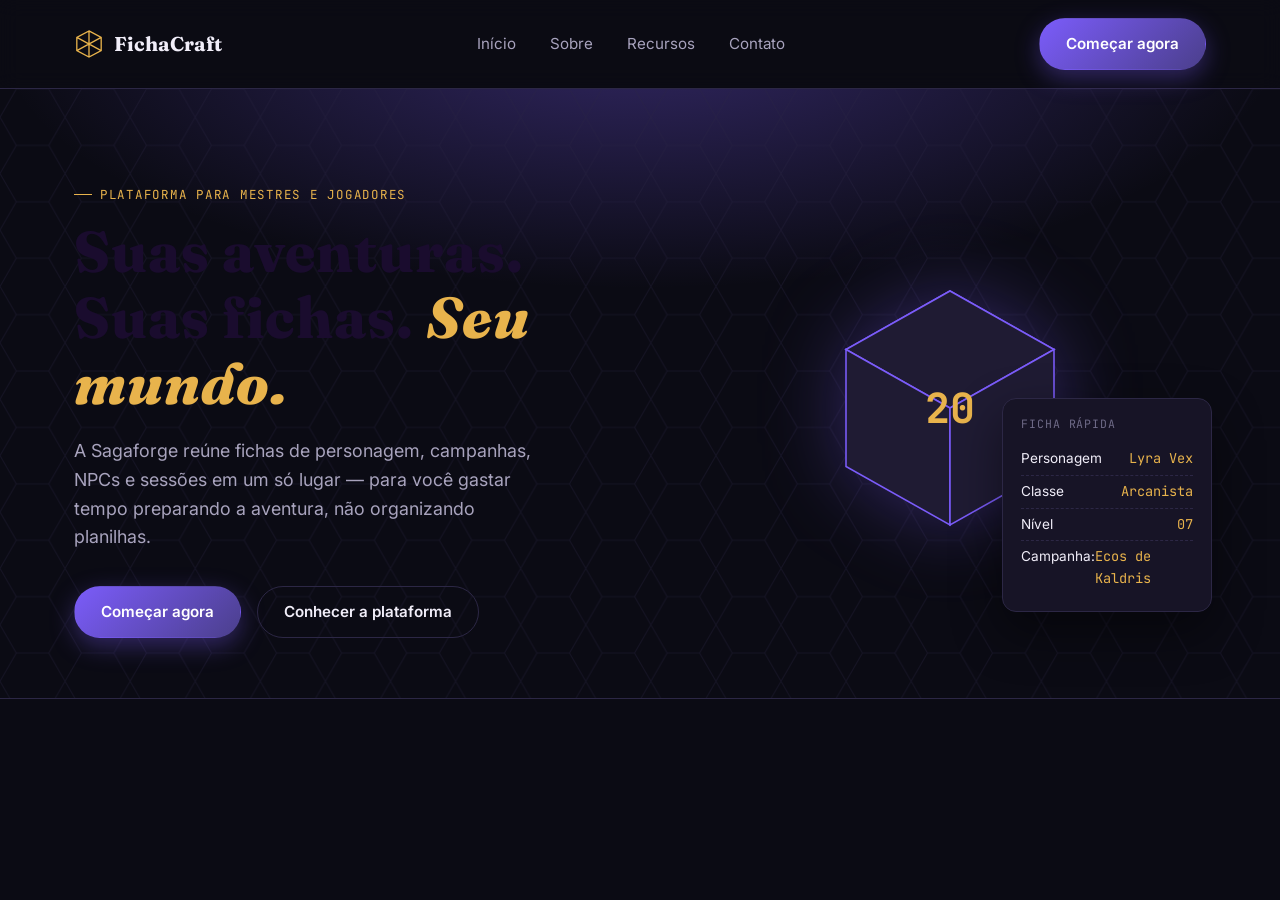
<file: index.html>
<!DOCTYPE html>
<html lang="pt-BR">
<head>
<meta charset="UTF-8">
<meta name="viewport" content="width=device-width, initial-scale=1.0">
<title>FichaCraft — Forje sua saga. Jogue sua história.</title>
<meta name="description" content="Sagaforge é a plataforma que reúne fichas de personagem, campanhas, NPCs e sessões de RPG em um só lugar.">
<link rel="preconnect" href="https://fonts.googleapis.com">
<link rel="preconnect" href="https://fonts.gstatic.com" crossorigin>
<link href="https://fonts.googleapis.com/css2?family=Fraunces:ital,opsz,wght@0,9..144,400;0,9..144,500;0,9..144,600;0,9..144,700;1,9..144,500&family=Inter:wght@400;500;600;700&family=JetBrains+Mono:wght@400;500;600&display=swap" rel="stylesheet">
<link rel="stylesheet" href="style.css">
</head>
<body>
    <header class="site-header">
  <nav class="nav">
    <a href="#inicio" class="logo">
      <svg class="mark" viewBox="0 0 32 32"><path d="M16 2 L29 9 V23 L16 30 L3 23 V9 Z M16 2 V30 M3 9 L29 23 M29 9 L3 23"/></svg>
      FichaCraft
    </a>
 
    <ul class="nav-links" id="navLinks">
      <li><a href="#inicio">Início</a></li>
      <li><a href="#sobre">Sobre</a></li>
      <li><a href="#recursos">Recursos</a></li>
      <li><a href="#contato">Contato</a></li>
    </ul>
 
    <div class="nav-actions">
      <a href="#inicio" class="btn btn-primary nav-cta">Começar agora</a>
      <button class="nav-toggle" id="navToggle" aria-label="Abrir menu" aria-expanded="false" aria-controls="navLinks">
        <span></span><span></span><span></span>
      </button>
    </div>
  </nav>
</header>
 
 <section class="hero" id="inicio">
    <svg class="hex-field" viewBox="0 0 1180 620" preserveAspectRatio="xMidYMid slice" aria-hidden="true">
      <defs>
        <pattern id="hexes" width="60" height="52" patternUnits="userSpaceOnUse">
          <path d="M15 0 L45 0 L60 26 L45 52 L15 52 L0 26 Z" fill="none" stroke="#2C2745" stroke-width="1"/>
        </pattern>
      </defs>
      <rect width="1180" height="620" fill="url(#hexes)"/>
    </svg>
 
    <div class="container hero-inner">
      <div>
        <span class="eyebrow">Plataforma para Mestres e jogadores</span>
        <h1>Suas aventuras. Suas fichas. <em>Seu mundo.</em></h1>
        <p class="lead">A Sagaforge reúne fichas de personagem, campanhas, NPCs e sessões em um só lugar — para você gastar tempo preparando a aventura, não organizando planilhas.</p>
        <div class="hero-actions">
          <a href="#contato" class="btn btn-primary">Começar agora</a>
          <a href="#recursos" class="btn btn-ghost">Conhecer a plataforma</a>
        </div>
      </div>
 
      <div class="hero-visual">
        <div class="die-wrap">
          <svg viewBox="0 0 200 200">
            <path class="face-highlight" d="M100 10 L180 55 L100 100 L20 55 Z"/>
            <path d="M100 10 L180 55 L100 100 L20 55 Z"/>
            <path d="M20 55 L100 100 L100 190 L20 145 Z"/>
            <path d="M180 55 L100 100 L100 190 L180 145 Z"/>
          </svg>
          <span class="die-number">20</span>
        </div>
 
        <div class="sheet-card">
          <div class="sc-title">Ficha rápida</div>
          <div class="sheet-row"><span>Personagem</span><span>Lyra Vex</span></div>
          <div class="sheet-row"><span>Classe</span><span>Arcanista</span></div>
          <div class="sheet-row"><span>Nível</span><span>07</span></div>
          <div class="sheet-row"><span>Campanha: </span><span><span>Ecos de Kaldris</span></div>
        </div>
      </div>
    </div>
  </section>
<main>
 
 
</main>
</body>
<footer></footer>




</html>
</file>
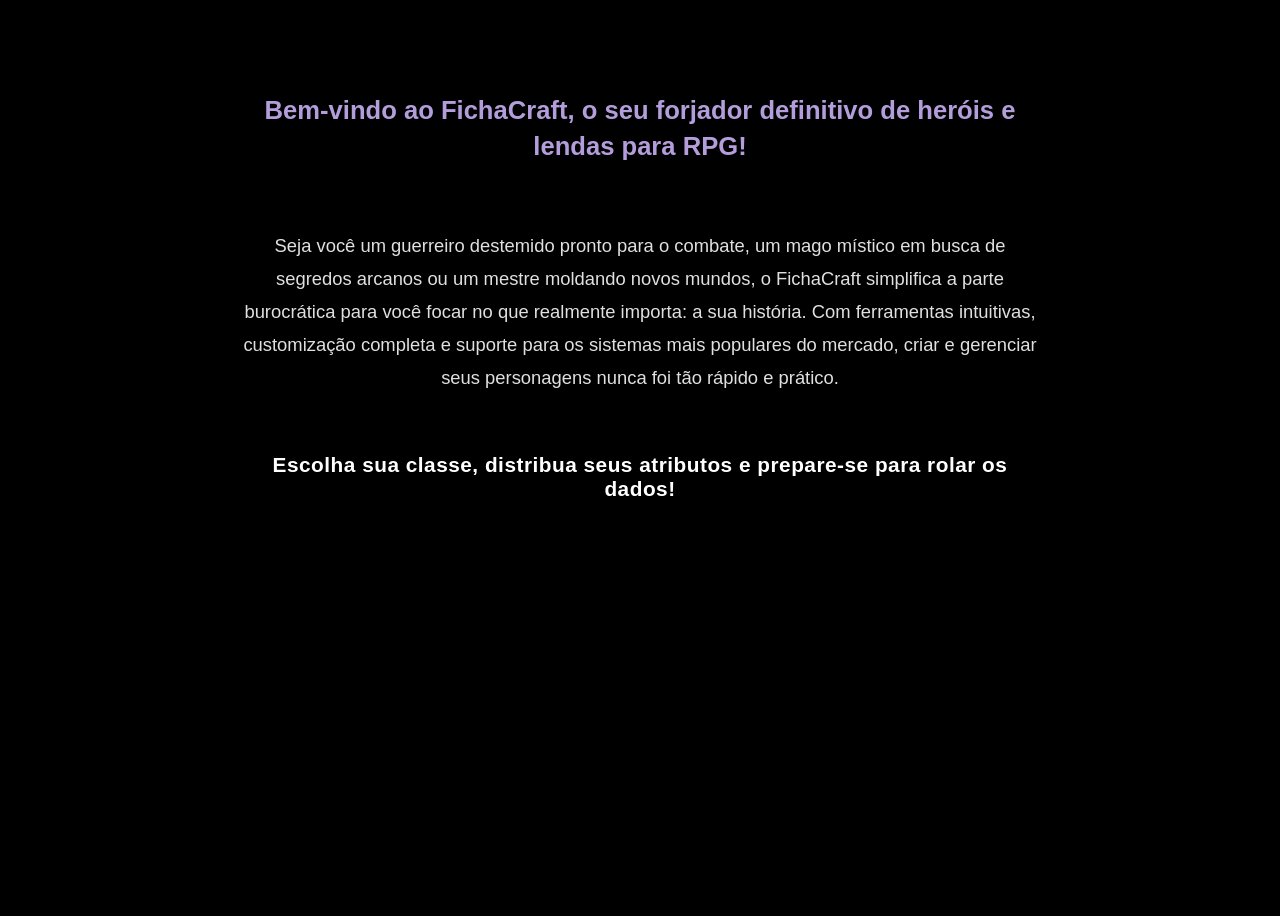
<file: sobre.html>
<!DOCTYPE html>
<html lang="en">
<head>
    <meta charset="UTF-8">
    <meta name="viewport" content="width=device-width, initial-scale=1.0">
    <meta http-equiv="X-UA-Compatible" content="ie=edge">
    <title>Web Page Title</title>
    <link rel="stylesheet" href="style-sob.css">
</head>
<body>
    <section class="sobre-content">
        <h2 class="sobre-title">
            Bem-vindo ao FichaCraft, o seu forjador definitivo de heróis e lendas para RPG!
        </h2>
        
        <p class="sobre-text">
            Seja você um guerreiro destemido pronto para o combate, um mago místico em busca de segredos arcanos ou um mestre moldando novos mundos, o FichaCraft simplifica a parte burocrática para você focar no que realmente importa: a sua história. Com ferramentas intuitivas, customização completa e suporte para os sistemas mais populares do mercado, criar e gerenciar seus personagens nunca foi tão rápido e prático.
        </p>
        
        <p class="impact-text">
            Escolha sua classe, distribua seus atributos e prepare-se para rolar os dados!
        </p>        
    </section>
</body>
</html>
</file>
<file: style.css>
*{
    margin: 0;
    padding: 0;
   
}

  :root{
    --bg: #0B0B14;
    --bg-alt: #100E1C;
    --surface: #171426;
    --surface-2: #1F1B33;
    --border: #2C2745;
    --primary: #7B5CFA;
    --primary-dark: #4B3F8C;
    --primary-glow: rgba(123, 92, 250, 0.35);
    --gold: #E8B34C;
    --gold-soft: rgba(232, 179, 76, 0.14);
    --text: #F1EEF9;
    --text-muted: #A8A3BD;
    --text-dim: #6E6A87;
 
    --font-display: 'Fraunces', serif;
    --font-body: 'Inter', sans-serif;
    --font-mono: 'JetBrains Mono', monospace;
 
    --max-w: 1180px;
    --radius: 14px;
    --radius-sm: 8px;
  }
 
  *{ box-sizing: border-box; margin: 0; padding: 0; }
 
  html{ scroll-behavior: smooth; }
 
  @media (prefers-reduced-motion: reduce){
    html{ scroll-behavior: auto; }
    *{ animation-duration: 0.001ms !important; animation-iteration-count: 1 !important; transition-duration: 0.001ms !important; }
  }
 
  body{
    background: var(--bg);
    color: var(--text);
    font-family: var(--font-body);
    line-height: 1.6;
    -webkit-font-smoothing: antialiased;
  }
 
  img, svg{ display:block; max-width: 100%; }
 
  a{ color: inherit; text-decoration: none; }
 
  ul{ list-style: none; }
 
  h1, h2, h3{ font-family: var(--font-display); font-weight: 600; line-height: 1.15; }
 
  .container{
    max-width: var(--max-w);
    margin: 0 auto;
    padding: 0 24px;
  }
 
  .eyebrow{
    font-family: var(--font-mono);
    font-size: 0.78rem;
    letter-spacing: 0.14em;
    text-transform: uppercase;
    color: var(--gold);
    display: inline-flex;
    align-items: center;
    gap: 8px;
    margin-bottom: 14px;
  }
  .eyebrow::before{
    content: "";
    width: 18px; height: 1px;
    background: var(--gold);
    display: inline-block;
  }
 
  section{ padding: 96px 0; position: relative; }
 
  .section-head{
    max-width: 620px;
    margin-bottom: 56px;
  }
  .section-head h2{ font-size: clamp(1.8rem, 3.2vw, 2.6rem); margin-bottom: 14px; }
  .section-head p{ color: var(--text-muted); font-size: 1.05rem; }
 
  :focus-visible{
    outline: 2px solid var(--gold);
    outline-offset: 3px;
    border-radius: 4px;
  }
 
  
  .btn{
    display: inline-flex;
    align-items: center;
    justify-content: center;
    gap: 8px;
    padding: 13px 26px;
    border-radius: 999px;
    font-weight: 600;
    font-size: 0.95rem;
    border: 1px solid transparent;
    cursor: pointer;
    transition: transform 0.15s ease, box-shadow 0.15s ease, background 0.15s ease, border-color 0.15s ease;
  }
  .btn:hover{ transform: translateY(-2px); }
 
  .btn-primary{
    background: linear-gradient(135deg, var(--primary), var(--primary-dark));
    color: #fff;
    box-shadow: 0 8px 24px var(--primary-glow);
  }
  .btn-primary:hover{ box-shadow: 0 10px 30px var(--primary-glow); }
 
  .btn-ghost{
    background: transparent;
    border-color: var(--border);
    color: var(--text);
  }
  .btn-ghost:hover{ border-color: var(--primary); background: rgba(123,92,250,0.08); }
 
  .btn-gold{
    background: var(--gold);
    color: #1a1406;
  }
  .btn-gold:hover{ box-shadow: 0 10px 26px rgba(232,179,76,0.35); }
 
  
  header.site-header{
    position: sticky;
    top: 0;
    z-index: 100;
    background: rgba(11, 11, 20, 0.82);
    backdrop-filter: blur(10px);
    border-bottom: 1px solid var(--border);
  }
  .nav{
    display: flex;
    align-items: center;
    justify-content: space-between;
    padding: 18px 24px;
    max-width: var(--max-w);
    margin: 0 auto;
  }
  .logo{
    display: flex;
    align-items: center;
    gap: 10px;
    font-family: var(--font-display);
    font-weight: 700;
    font-size: 1.25rem;
    color: var(--text);
  }
  .logo .mark{ width: 30px; height: 30px; }
  .logo .mark path{ fill: none; stroke: var(--gold); stroke-width: 1.4; }
 
  .nav-links{
    display: flex;
    align-items: center;
    gap: 34px;
  }
  .nav-links a{
    font-size: 0.95rem;
    color: var(--text-muted);
    transition: color 0.15s ease;
    position: relative;
  }
  .nav-links a:hover{ color: var(--text); }
 
  .nav-actions{ display: flex; align-items: center; gap: 18px; }
 
  .nav-toggle{
    display: none;
    background: none;
    border: 1px solid var(--border);
    border-radius: var(--radius-sm);
    width: 42px; height: 38px;
    cursor: pointer;
    flex-direction: column;
    align-items: center;
    justify-content: center;
    gap: 5px;
  }
  .nav-toggle span{ width: 18px; height: 2px; background: var(--text); display:block; }
 
  @media (max-width: 860px){
    .nav-links{
      position: absolute;
      top: 100%; left: 0; right: 0;
      flex-direction: column;
      align-items: flex-start;
      background: var(--bg-alt);
      border-bottom: 1px solid var(--border);
      padding: 20px 24px 28px;
      gap: 18px;
      display: none;
    }
    .nav-links.open{ display: flex; }
    .nav-toggle{ display: flex; }
    .nav-cta{ display: none; }
    .nav-links.open .nav-cta-mobile{ display: inline-flex; margin-top: 6px; }
  }
 
  
  .hero{
    padding: 88px 0 60px;
    position: relative;
    overflow: hidden;
  }
  .hero::before{
    content: "";
    position: absolute;
    inset: -10% -10% auto -10%;
    height: 620px;
    background: radial-gradient(60% 60% at 50% 0%, var(--primary-glow), transparent 70%);
    z-index: 0;
    pointer-events: none;
  }
  .hex-field{
    position: absolute;
    inset: 0;
    opacity: 0.35;
    z-index: 0;
    pointer-events: none;
  }
  .hero-inner{
    position: relative;
    z-index: 1;
    display: grid;
    grid-template-columns: 1.05fr 0.95fr;
    gap: 56px;
    align-items: center;
  }
  .hero h1{
    font-size: clamp(2.4rem, 5vw, 3.6rem);
    margin-bottom: 20px;
  }
  .hero h1 em{
    font-style: italic;
    color: var(--gold);
  }
  .hero p.lead{
    font-size: 1.12rem;
    color: var(--text-muted);
    max-width: 480px;
    margin-bottom: 34px;
  }
  .hero-actions{ display: flex; gap: 16px; flex-wrap: wrap; }
 
  .hero-visual{
    position: relative;
    display: flex;
    align-items: center;
    justify-content: center;
    min-height: 420px;
  }
  .die-wrap{
    position: relative;
    width: 260px; height: 260px;
    animation: spin-slow 18s linear infinite;
  }
  @keyframes spin-slow{
    from{ transform: rotate(0deg); }
    to{ transform: rotate(360deg); }
  }
  .die-wrap svg{ width: 100%; height: 100%; filter: drop-shadow(0 0 40px var(--primary-glow)); }
  .die-wrap path{ fill: var(--surface-2); stroke: var(--primary); stroke-width: 1.2; }
  .die-wrap path.face-highlight{ fill: rgba(123,92,250,0.25); }
  .die-number{
    position: absolute;
    top: 50%; left: 50%;
    transform: translate(-50%, -50%);
    font-family: var(--font-mono);
    font-size: 2.6rem;
    font-weight: 700;
    color: var(--gold);
  }
 
  .sheet-card{
    position: absolute;
    bottom: 6px; right: -6px;
    width: 210px;
    background: var(--surface);
    border: 1px solid var(--border);
    border-radius: var(--radius);
    padding: 16px 18px;
    box-shadow: 0 20px 50px rgba(0,0,0,0.45);
  }
  .sheet-card .sc-title{ font-family: var(--font-mono); font-size: 0.72rem; color: var(--text-dim); letter-spacing: 0.08em; text-transform: uppercase; margin-bottom: 10px; }
  .sheet-row{ display: flex; justify-content: space-between; font-size: 0.85rem; padding: 5px 0; border-bottom: 1px dashed var(--border); }
  .sheet-row:last-child{ border-bottom: none; }
  .sheet-row span:last-child{ font-family: var(--font-mono); color: var(--gold); }
 
  @media (max-width: 900px){
    .hero-inner{ grid-template-columns: 1fr; }
    .hero-visual{ min-height: 320px; }
    .sheet-card{ display: none; }
  }
 
  
  .sobre{ background: var(--bg-alt); border-top: 1px solid var(--border); border-bottom: 1px solid var(--border); }
  .sobre-grid{
    display: grid;
    grid-template-columns: 1fr 1fr;
    gap: 64px;
    align-items: start;
  }
  .sobre-text p{ color: var(--text-muted); margin-bottom: 16px; font-size: 1.02rem; }
  .sobre-quote{
    margin-top: 22px;
    padding: 18px 20px;
    border-left: 3px solid var(--gold);
    background: var(--gold-soft);
    border-radius: 0 var(--radius-sm) var(--radius-sm) 0;
    font-family: var(--font-display);
    font-style: italic;
    font-size: 1.05rem;
    color: var(--text);
  }
  .mvv{ display: flex; flex-direction: column; gap: 18px; }
  .mvv-card{
    background: var(--surface);
    border: 1px solid var(--border);
    border-radius: var(--radius);
    padding: 22px 24px;
  }
  .mvv-card h3{ font-size: 1.05rem; color: var(--gold); margin-bottom: 8px; font-family: var(--font-mono); text-transform: uppercase; letter-spacing: 0.05em; font-weight: 600;}
  .mvv-card p{ color: var(--text-muted); font-size: 0.95rem; }
 
  @media (max-width: 860px){
    .sobre-grid{ grid-template-columns: 1fr; gap: 40px; }
  }
 

  .cards-grid{
    display: grid;
    grid-template-columns: repeat(3, 1fr);
    gap: 22px;
  }
  .feature-card{
    background: var(--surface);
    border: 1px solid var(--border);
    border-radius: var(--radius);
    padding: 28px 26px;
    transition: border-color 0.2s ease, transform 0.2s ease;
  }
  .feature-card:hover{ border-color: var(--primary); transform: translateY(-4px); }
  .feature-icon{
    width: 44px; height: 44px;
    border-radius: 10px;
    background: var(--gold-soft);
    display: flex; align-items: center; justify-content: center;
    margin-bottom: 18px;
  }
  .feature-icon svg{ width: 22px; height: 22px; stroke: var(--gold); fill: none; stroke-width: 1.6; }
  .feature-card h3{ font-size: 1.12rem; margin-bottom: 8px; }
  .feature-card p{ color: var(--text-muted); font-size: 0.94rem; }
 
  @media (max-width: 900px){ .cards-grid{ grid-template-columns: 1fr 1fr; } }
  @media (max-width: 600px){ .cards-grid{ grid-template-columns: 1fr; } }
 

  .como-funciona{ background: var(--bg-alt); border-top: 1px solid var(--border); border-bottom: 1px solid var(--border); }
  .steps{
    display: grid;
    grid-template-columns: repeat(4, 1fr);
    gap: 0;
    counter-reset: step;
    position: relative;
  }
  .step{
    padding: 0 20px;
    position: relative;
  }
  .step:not(:last-child)::after{
    content: "";
    position: absolute;
    top: 20px; right: -0px;
    width: 100%;
    height: 1px;
    background: linear-gradient(90deg, var(--border), transparent);
    display: none;
  }
  @media (min-width: 861px){
    .step:not(:last-child)::after{ display: block; }
  }
  .step-num{
    font-family: var(--font-mono);
    font-size: 0.85rem;
    color: var(--gold);
    border: 1px solid var(--border);
    width: 40px; height: 40px;
    border-radius: 50%;
    display: flex; align-items: center; justify-content: center;
    margin-bottom: 18px;
    background: var(--surface);
    position: relative;
    z-index: 1;
  }
  .step h3{ font-size: 1.05rem; margin-bottom: 8px; }
  .step p{ color: var(--text-muted); font-size: 0.92rem; }
 
  @media (max-width: 860px){
    .steps{ grid-template-columns: 1fr 1fr; gap: 32px 20px; }
  }
  @media (max-width: 540px){
    .steps{ grid-template-columns: 1fr; gap: 28px; }
  }
 
 
  .sistemas-note{ color: var(--text-dim); font-size: 0.85rem; margin-top: 22px; font-family: var(--font-mono); }
  .badges{ display: flex; flex-wrap: wrap; gap: 14px; }
  .badge{
    display: flex; align-items: center; gap: 10px;
    background: var(--surface);
    border: 1px solid var(--border);
    padding: 14px 20px;
    border-radius: 999px;
    font-size: 0.95rem;
  }
  .badge .dot{ width: 8px; height: 8px; border-radius: 50%; background: var(--primary); }
 

  .cta-final{
    background: linear-gradient(135deg, var(--surface-2), var(--bg));
    border-top: 1px solid var(--border);
    border-bottom: 1px solid var(--border);
    text-align: center;
  }
  .cta-final h2{ font-size: clamp(1.7rem, 3.4vw, 2.4rem); margin-bottom: 16px; }
  .cta-final p{ color: var(--text-muted); max-width: 520px; margin: 0 auto 32px; }
 
  
  .contato-grid{
    display: grid;
    grid-template-columns: 0.9fr 1.1fr;
    gap: 60px;
  }
  .contato-info h3{ font-size: 1.3rem; margin-bottom: 14px; }
  .contato-info p{ color: var(--text-muted); margin-bottom: 24px; }
  .contato-list{ display: flex; flex-direction: column; gap: 14px; }
  .contato-list li{ display: flex; gap: 12px; align-items: flex-start; color: var(--text-muted); font-size: 0.95rem; }
  .contato-list svg{ width: 18px; height: 18px; stroke: var(--gold); fill: none; stroke-width: 1.6; flex-shrink: 0; margin-top: 3px;}
 
  form.contact-form{
    background: var(--surface);
    border: 1px solid var(--border);
    border-radius: var(--radius);
    padding: 32px;
    display: grid;
    gap: 18px;
  }
  .form-row{ display: grid; grid-template-columns: 1fr 1fr; gap: 18px; }
  .field label{ display: block; font-size: 0.85rem; color: var(--text-muted); margin-bottom: 7px; }
  .field input, .field textarea{
    width: 100%;
    background: var(--bg-alt);
    border: 1px solid var(--border);
    border-radius: var(--radius-sm);
    padding: 12px 14px;
    color: var(--text);
    font-family: var(--font-body);
    font-size: 0.95rem;
  }
  .field input:focus, .field textarea:focus{ border-color: var(--primary); outline: none; box-shadow: 0 0 0 3px rgba(123,92,250,0.18); }
  .field textarea{ resize: vertical; min-height: 110px; }
  .form-note{ font-size: 0.82rem; color: var(--text-dim); }
  .form-success{
    display: none;
    background: var(--gold-soft);
    border: 1px solid var(--gold);
    color: var(--gold);
    padding: 12px 16px;
    border-radius: var(--radius-sm);
    font-size: 0.9rem;
  }
  .form-success.show{ display: block; }
 
  @media (max-width: 860px){
    .contato-grid{ grid-template-columns: 1fr; gap: 36px; }
    .form-row{ grid-template-columns: 1fr; }
  }
 
 
  footer{
    padding: 56px 0 30px;
    border-top: 1px solid var(--border);
  }
  .footer-top{
    display: grid;
    grid-template-columns: 1.4fr 1fr 1fr 1fr;
    gap: 40px;
    margin-bottom: 40px;
  }
  .footer-brand p{ color: var(--text-muted); font-size: 0.9rem; margin-top: 12px; max-width: 260px; }
  .footer-col h4{ font-family: var(--font-mono); font-size: 0.78rem; text-transform: uppercase; letter-spacing: 0.08em; color: var(--text-dim); margin-bottom: 14px; }
  .footer-col ul{ display: flex; flex-direction: column; gap: 10px; }
  .footer-col a{ color: var(--text-muted); font-size: 0.92rem; transition: color 0.15s ease; }
  .footer-col a:hover{ color: var(--gold); }
  .footer-bottom{
    display: flex;
    justify-content: space-between;
    align-items: center;
    padding-top: 24px;
    border-top: 1px solid var(--border);
    color: var(--text-dim);
    font-size: 0.85rem;
    flex-wrap: wrap;
    gap: 12px;
  }
 
  @media (max-width: 760px){
    .footer-top{ grid-template-columns: 1fr 1fr; }
  }
  @media (max-width: 460px){
    .footer-top{ grid-template-columns: 1fr; }
  }

<<<<<<< HEAD
   body {
    background-color: #000000;
    color: #ffffff;
    font-family: 'Segoe UI', Tahoma, Geneva, Verdana, sans-serif;
    min-height: 100vh;
    display: grid;
    grid-template-rows: auto 1fr;
    justify-items: center;
    }

.header-container {
    width: 100%;
    background-color: #b39ddb;
    padding: 2.5rem 1rem;
    text-align: center;
    box-shadow: 0 4px 20px rgba(179, 157, 219, 0.3);
}

h1 {
    color: #1a0c2e;
    font-size: 2.8rem;
    font-weight: 800;
    letter-spacing: 1px;
}

=======
>>>>>>> 6d62652d39f44471a70735c7f2d6ac0447189a80
.sobre-content {
    display: grid;
    gap: 1.5rem;
    align-content: center;
    max-width: 800px;
    padding: 4rem 2rem;
    text-align: center;
}

.sobre-title {
    font-size: 1.6rem;
    color: #b39ddb;
    font-weight: 600;
    line-height: 1.4;
}

.sobre-text {
    font-size: 1.15rem;
    line-height: 1.8;
    color: #e0e0e0;
}

.impact-text {
    font-size: 1.3rem;
    font-weight: 700;
    color: #ffffff;
    margin-top: 1rem;
    letter-spacing: 0.5px;
<<<<<<< HEAD
}
=======
}
>>>>>>> 6d62652d39f44471a70735c7f2d6ac0447189a80
</file>
<file: style-sob.css>
body {
    background-color: #000000;
    color: #ffffff;
    font-family: 'Segoe UI', Tahoma, Geneva, Verdana, sans-serif;
    min-height: 100vh;
    display: grid;
    grid-template-rows: auto 1fr;
    justify-items: center;
    }

.header-container {
    width: 100%;
    background-color: #b39ddb;
    padding: 2.5rem 1rem;
    text-align: center;
    box-shadow: 0 4px 20px rgba(179, 157, 219, 0.3);
}

h1 {
    color: #1a0c2e;
    font-size: 2.8rem;
    font-weight: 800;
    letter-spacing: 1px;
}

.sobre-content {
    display: grid;
    gap: 1.5rem;
    align-content: center;
    max-width: 800px;
    padding: 4rem 2rem;
    text-align: center;
}

.sobre-title {
    font-size: 1.6rem;
    color: #b39ddb;
    font-weight: 600;
    line-height: 1.4;
}

.sobre-text {
    font-size: 1.15rem;
    line-height: 1.8;
    color: #e0e0e0;
}

.impact-text {
    font-size: 1.3rem;
    font-weight: 700;
    color: #ffffff;
    margin-top: 1rem;
    letter-spacing: 0.5px;
}
</file>
